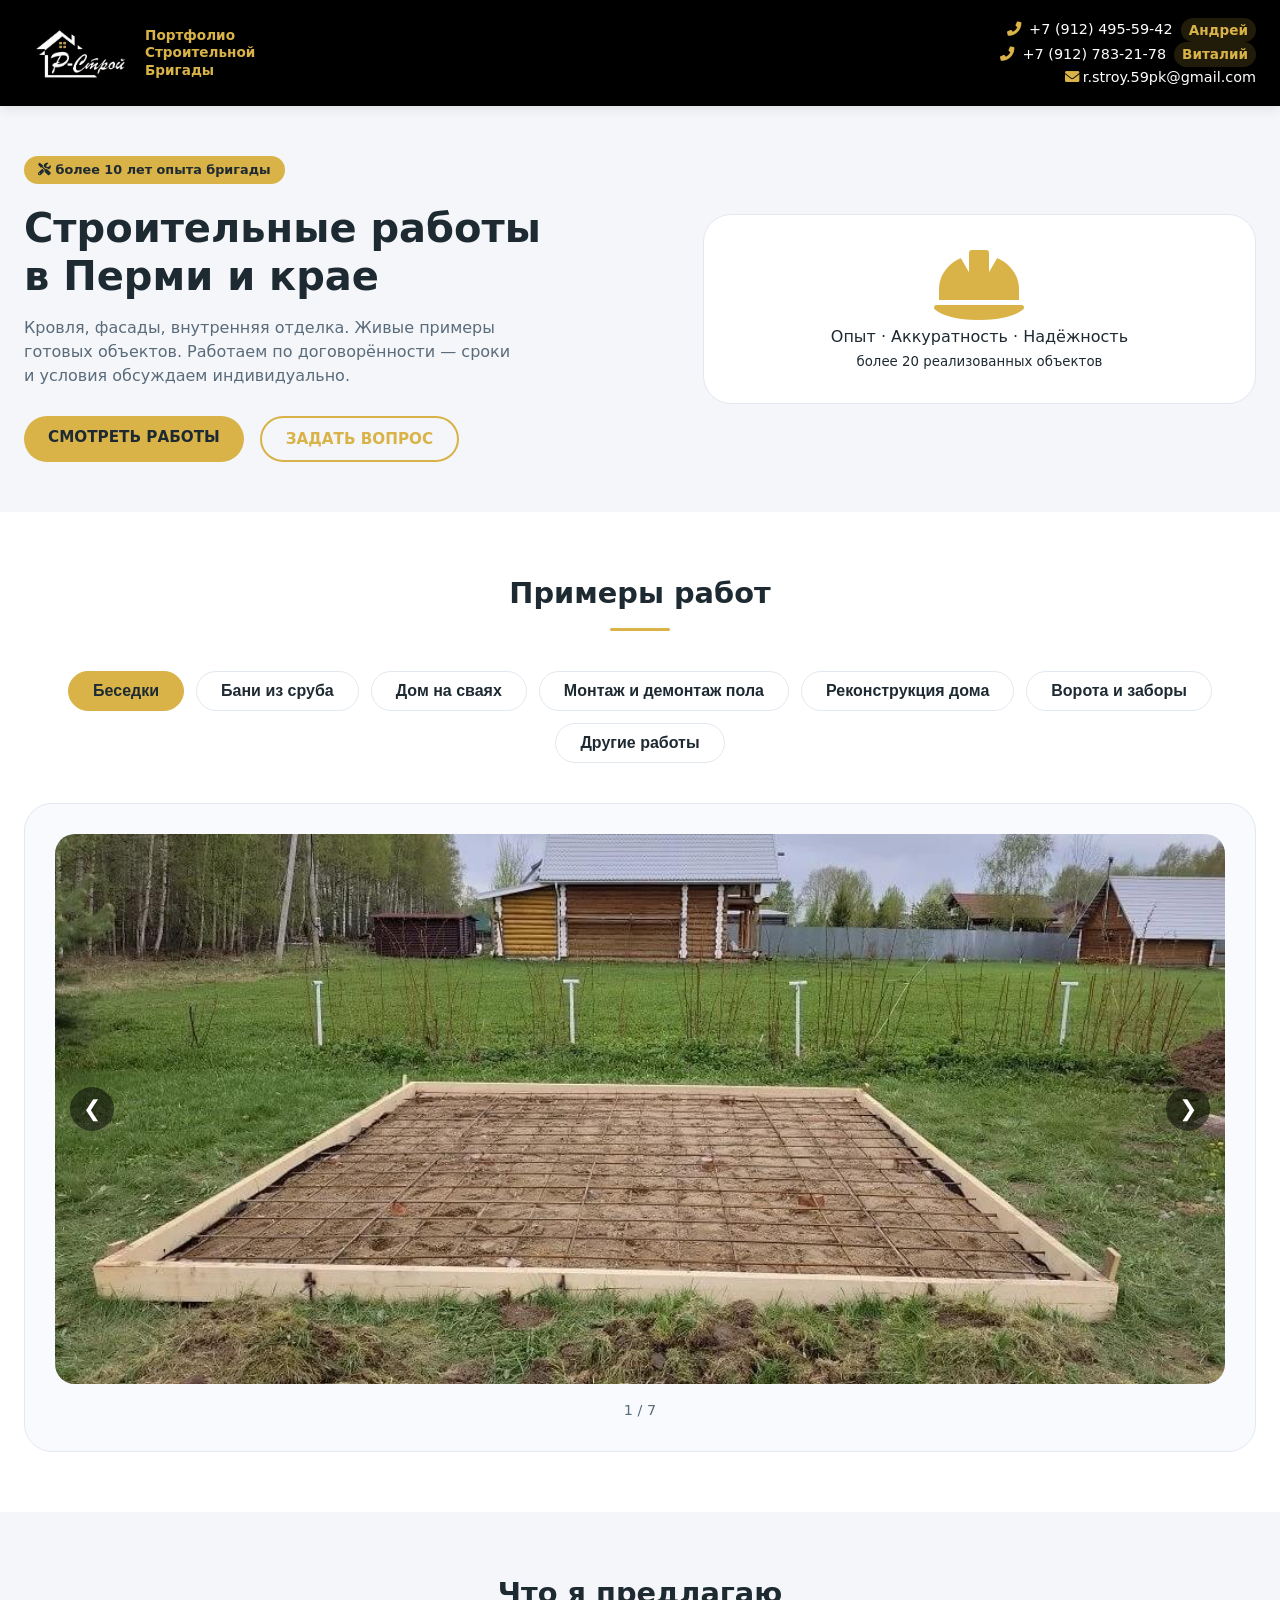
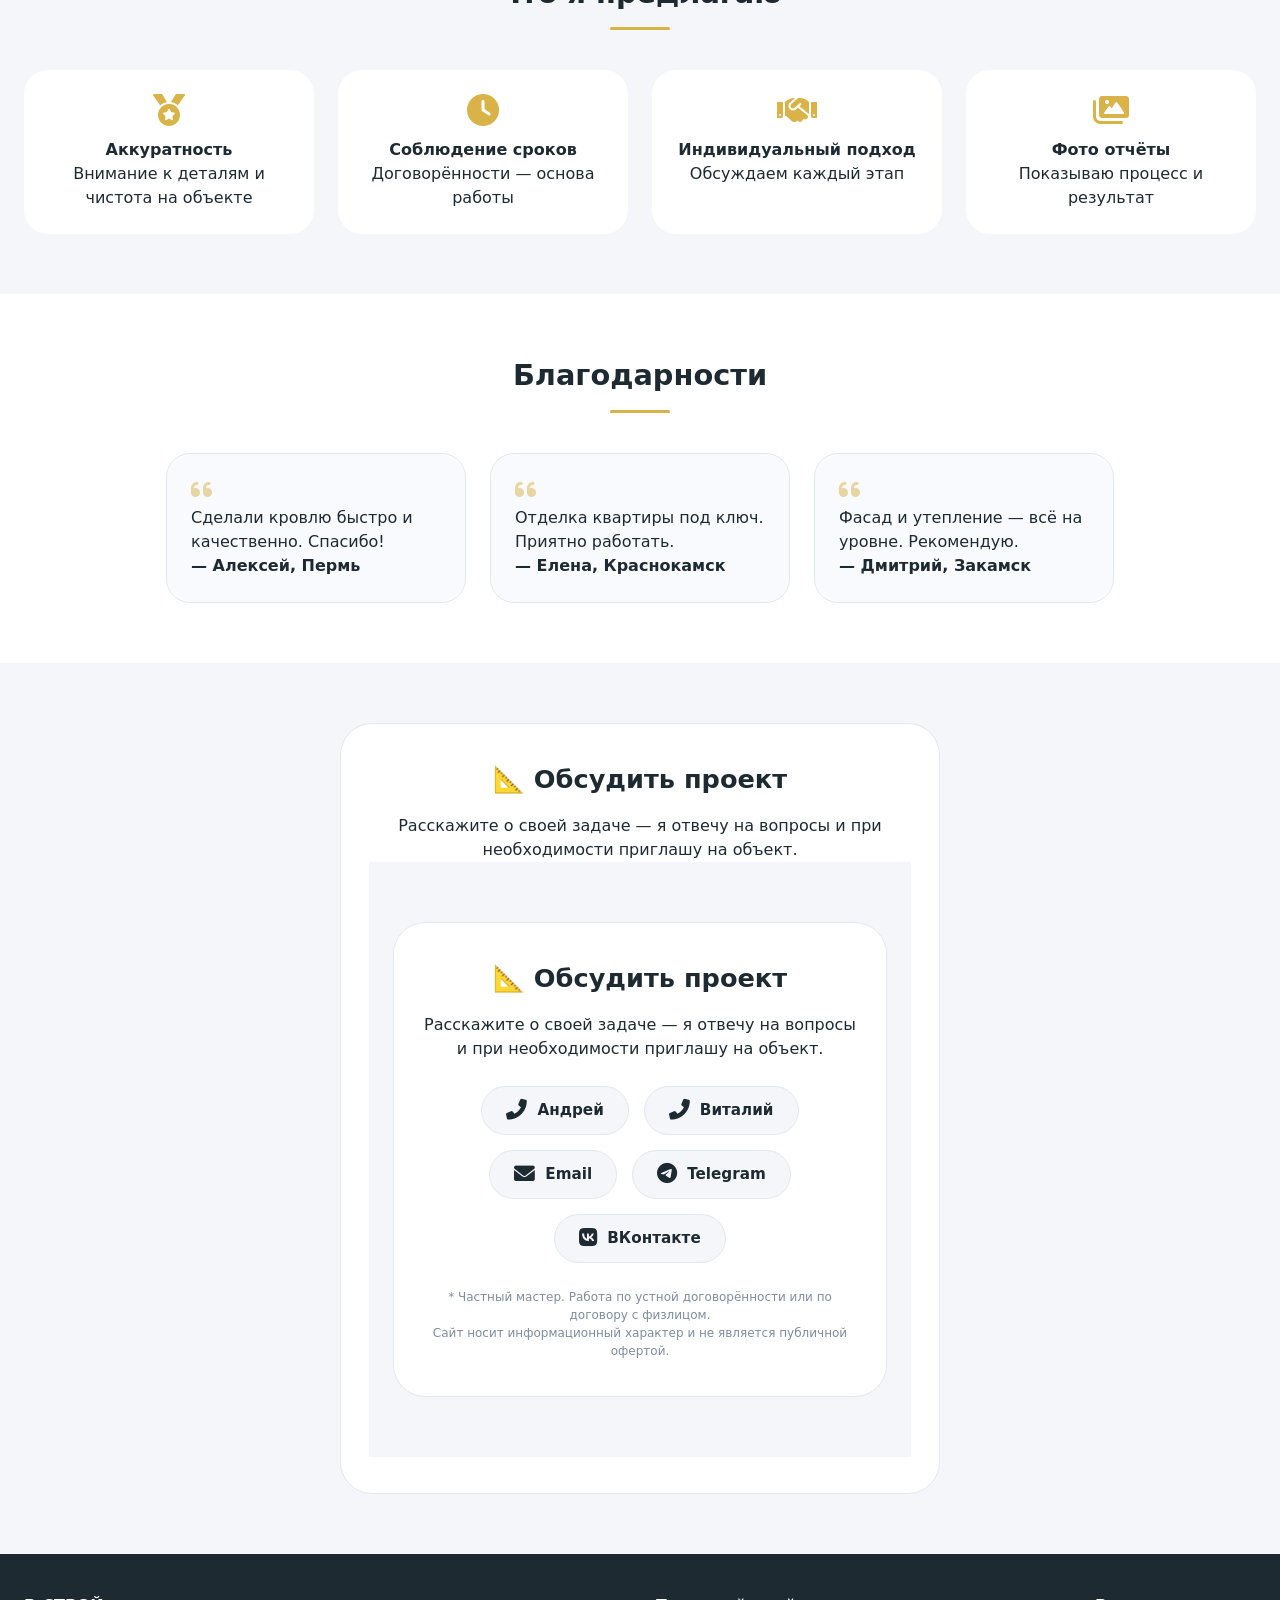
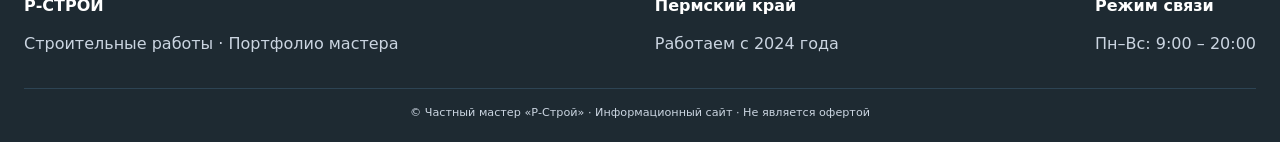
<file: index.html>
<!DOCTYPE html>
<html lang="ru">
<head>
    <meta charset="UTF-8">
    <meta name="viewport" content="width=device-width, initial-scale=1.0, user-scalable=yes">
    <title>Р-Строй | Портфолио строительных работ</title>
    <link rel="icon" type="image/png" href="favicon.png">
    <!-- Font Awesome 6 -->
    <link rel="stylesheet" href="https://cdnjs.cloudflare.com/ajax/libs/font-awesome/6.0.0-beta3/css/all.min.css">
    <!-- Основные стили -->
    <link rel="stylesheet" href="style.css">
</head>
<body>

<!-- 
    ============================================================
    САЙТ СОБИРАЕТСЯ ИЗ БЛОКОВ
    ============================================================
    Каждый блок находится в папке /blocks/ и подключается через 
    конструкцию включения. При редактировании блоков не нужно 
    трогать другие части сайта.
    ============================================================
-->

<!-- БЛОК 1: ШАПКА (логотип, контакты) -->
<div id="header-container"></div>

<!-- БЛОК 2: ГЛАВНЫЙ ЭКРАН (HERO) -->
<div id="hero-container"></div>

<!-- БЛОК 3: ПОРТФОЛИО С ГАЛЕРЕЕЙ -->
<div id="portfolio-container"></div>

<!-- БЛОК 4: НАВЫКИ И ПОДХОД -->
<div id="skills-container"></div>

<!-- БЛОК 5: ОТЗЫВЫ/БЛАГОДАРНОСТИ -->
<div id="reviews-container"></div>

<!-- БЛОК 6: ФОРМА СВЯЗИ -->
<div id="contact-container"></div>

<!-- БЛОК 7: ПОДВАЛ -->
<div id="footer-container"></div>

<!-- Подключаем JavaScript для загрузки блоков -->
<link rel="stylesheet" href="style.css">
<script src="js/script.js"></script>
<!-- 
    КОММЕНТАРИЙ: КАК НАСТРАИВАТЬ БЛОКИ
    ============================================================
    1. Все блоки лежат в папке /blocks/ с понятными именами.
    2. Внутри каждого блока есть подробные комментарии:
       - какие элементы можно менять
       - как добавлять новые фото
       - как менять цвета и текст
    3. JavaScript в файле /js/script.js загружает блоки на страницу
       и инициализирует галерею после загрузки всех блоков.
    ============================================================
-->
</body>
</html>
</file>
<file: style.css>
/* ============================================================
   ОСНОВНЫЕ СТИЛИ САЙТА "Р-СТРОЙ"
   ============================================================
   Здесь задаются глобальные цвета, кнопки, шрифты.
   Если хотите изменить внешний вид всего сайта — правьте этот файл.
   ============================================================ */

* {
    margin: 0;
    padding: 0;
    box-sizing: border-box;
}

body {
    font-family: 'Segoe UI', Roboto, system-ui, sans-serif;
    background-color: #F4F6F9;  /* основной фон страницы */
    color: #1E2A32;              /* основной цвет текста */
    line-height: 1.5;
}

.container {
    max-width: 1280px;
    margin: 0 auto;
    padding: 0 24px;
}

/* ===== КНОПКИ ===== */
/* Цвет кнопок — тусклый жёлтый #D9B348, можно заменить на любой другой */
.btn {
    display: inline-block;
    background-color: #D9B348;
    color: #1E2A32;
    font-weight: 700;
    padding: 10px 24px;
    border-radius: 48px;
    text-decoration: none;
    transition: all 0.25s ease;
    font-size: 0.95rem;
    border: none;
    cursor: pointer;
    text-align: center;
}

.btn-outline {
    background: transparent;
    border: 2px solid #D9B348;
    color: #D9B348;
}

.btn-outline:hover {
    background: #D9B348;
    color: #1E2A32;
}

.btn:hover {
    background-color: #c49f36;
    transform: translateY(-1px);
}

/* ===== ЗАГОЛОВКИ СЕКЦИЙ ===== */
.section-title {
    text-align: center;
    font-size: 1.8rem;
    font-weight: 700;
    margin-bottom: 40px;
    color: #1E2A32;
}

.section-title:after {
    content: '';
    display: block;
    width: 60px;
    height: 3px;
    background: #D9B348;
    margin: 12px auto 0;
    border-radius: 4px;
}

/* ===== ШАПКА ===== */
.header {
    background: #000000;
    box-shadow: 0 2px 12px rgba(0,0,0,0.1);
    padding: 18px 0;
    position: sticky;
    top: 0;
    z-index: 100;
}

.header-flex {
    display: flex;
    justify-content: space-between;
    align-items: center;
    flex-wrap: wrap;
    gap: 20px;
}
/* Контакты в шапке */
.contact-header {
    display: flex;
    flex-direction: column;
    gap: 8px;
    text-align: right;
}

.contact-item {
    display: flex;
    align-items: center;
    justify-content: flex-end;
    gap: 8px;
}

.contact-item a {
    color: #FFFFFF;
    text-decoration: none;
    font-weight: 500;
    font-size: 0.9rem;
    transition: 0.2s;
    white-space: nowrap;
}

.contact-item a:hover {
    color: #D9B348;
}

.contact-item i {
    color: #D9B348;
    margin-right: 4px;
}

.contact-name {
    color: #D9B348;
    font-weight: 600;
    font-size: 0.85rem;
    background: rgba(217, 179, 72, 0.15);
    padding: 2px 8px;
    border-radius: 20px;
    white-space: nowrap;
}
/* ===== КНОПКИ МЕССЕНДЖЕРОВ ===== */       /*====================== в обсуждении работы ===========================*/
.contact-links {
    display: flex;
    justify-content: center;
    flex-wrap: wrap;
    gap: 15px;
    margin: 25px 0;
}

.contact-link {
    display: inline-flex;
    align-items: center;
    gap: 10px;
    padding: 12px 24px;
    border-radius: 50px;
    text-decoration: none;
    font-weight: 600;
    font-size: 0.95rem;
    transition: all 0.3s ease;
    background: #F4F6F9;
    color: #1E2A32;
    border: 1px solid #E2E8F0;
}

.contact-link i {
    font-size: 1.3rem;
}

/* Цвета для разных мессенджеров при наведении */
.contact-link:hover {
    transform: translateY(-3px);
    box-shadow: 0 8px 20px rgba(0,0,0,0.1);
}

/* WhatsApp */
.contact-link.whatsapp:hover {
    background: #25D366;
    color: white;
    border-color: #25D366;
}

/* Telegram */
.contact-link.telegram:hover {
    background: #0088cc;
    color: white;
    border-color: #0088cc;
}

/* Телефон */
.contact-link.phone:hover {
    background: #D9B348;
    color: #1E2A32;
    border-color: #D9B348;
}

/* Email */
.contact-link.email:hover {
    background: #1E2A32;
    color: white;
    border-color: #1E2A32;
}
.logo-area {
    display: flex;
    flex-direction: row;      /* логотип и текст в одной строке */
    align-items: center;      /* выравнивание по центру по вертикали */
    gap: 16px;               /* расстояние между логотипом и текстом */
}

.logo-img {
    width: 105px;
    height: auto;
    display: block;
}

.logo-img img {
    width: 100%;
    height: auto;
    display: block;
}

.logo-text {
    display: flex;
    flex-direction: column;   /* строки текста друг под другом */
    line-height: 1.3;        /* расстояние между строками */
}

.logo-text p {
    font-size: 0.85rem;
    color: #D9B348;
    font-weight: 650;
}

.contact-header {
    display: block;  /* телефон скрыт, раскомментируйте если нужен */
}

/* ===== ГЛАВНЫЙ ЭКРАН (HERO) ===== */
.hero {
    padding: 50px 0;
    background: #F4F6F9;
}

.hero-grid {
    display: flex;
    flex-wrap: wrap;
    align-items: center;
    gap: 40px;
}

.hero-content {
    flex: 1;
}

.badge {
    background: #D9B348;
    color: #1E2A32;
    display: inline-block;
    padding: 4px 14px;
    border-radius: 40px;
    font-weight: 700;
    font-size: 0.8rem;
    margin-bottom: 20px;
}

.hero-content h2 {
    font-size: 2.5rem;
    font-weight: 800;
    line-height: 1.2;
    margin-bottom: 16px;
    color: #1E2A32;
}

.hero-content p {
    font-size: 1rem;
    color: #5A6B7A;
    margin-bottom: 28px;
    max-width: 500px;
}

.hero-buttons {
    display: flex;
    gap: 16px;
    flex-wrap: wrap;
}

.hero-image {
    flex: 0.8;
    background: #FFFFFF;
    border-radius: 28px;
    padding: 30px 20px;
    text-align: center;
    border: 1px solid #E2E8F0;
}

.hero-image i {
    font-size: 80px;
    color: #D9B348;
}

/* ===== ПОРТФОЛИО (ГАЛЕРЕЯ С ТАБАМИ) ===== */
.portfolio {
    padding: 60px 0;
    background: #FFFFFF;
}

.tabs-menu {
    display: flex;
    justify-content: center;
    flex-wrap: wrap;
    gap: 12px;
    margin-bottom: 40px;
}

.tab-btn {
    background: #FFFFFF;
    border: 1px solid #E2E8F0;
    padding: 10px 24px;
    border-radius: 48px;
    font-size: 1rem;
    font-weight: 600;
    color: #1E2A32;
    cursor: pointer;
    transition: 0.2s;
}

.tab-btn.active {
    background: #D9B348;
    border-color: #D9B348;
    color: #1E2A32;
}

.tab-btn:hover {
    background: #D9B348;
    border-color: #D9B348;
}

.gallery-container {
    background: #F9FAFE;
    border-radius: 28px;
    padding: 30px;
    border: 1px solid #E2E8F0;
}

.slider-container {
    position: relative;
    width: 100%;
    overflow: hidden;
    border-radius: 20px;
    background: #F4F6F9;
}

.slider-images {
    display: flex;
    transition: transform 0.4s ease;
}

.slider-images img {
    width: 100%;
    flex-shrink: 0;
    object-fit: cover;
    height: 550px;
    display: block;
}

.slider-btn {
    position: absolute;
    top: 50%;
    transform: translateY(-50%);
    background: rgba(0,0,0,0.5);
    color: white;
    border: none;
    border-radius: 50%;
    width: 44px;
    height: 44px;
    font-size: 22px;
    cursor: pointer;
    transition: 0.2s;
    z-index: 10;
}

.slider-btn:hover {
    background: #D9B348;
    color: #1E2A32;
}

.slider-btn.prev {
    left: 15px;
}

.slider-btn.next {
    right: 15px;
}

.counter {
    text-align: center;
    margin-top: 16px;
    font-size: 0.9rem;
    font-weight: 500;
    color: #5A6B7A;
}

/* ===== НАВЫКИ ===== */
.skills {
    background: #F4F6F9;
    padding: 60px 0;
}

.skills-grid {
    display: grid;
    grid-template-columns: repeat(auto-fit, minmax(220px, 1fr));
    gap: 24px;
}

.skill-item {
    background: #FFFFFF;
    border-radius: 24px;
    padding: 24px 16px;
    text-align: center;
}

.skill-item i {
    font-size: 32px;
    color: #D9B348;
    margin-bottom: 12px;
}

/* ===== ОТЗЫВЫ ===== */
.reviews {
    padding: 60px 0;
    background: #FFFFFF;
}

.reviews-grid {
    display: flex;
    flex-wrap: wrap;
    gap: 24px;
    justify-content: center;
}

.review-card {
    background: #F9FAFE;
    border-radius: 24px;
    padding: 24px;
    width: 300px;
    border: 1px solid #E2E8F0;
}

.review-card i {
    color: #D9B348;
    opacity: 0.5;
    font-size: 24px;
}

/* ===== ФОРМА СВЯЗИ ===== */
.contact-section {
    padding: 60px 0;
    background: #F4F6F9;
}

.contact-card {
    max-width: 600px;
    margin: 0 auto;
    background: #FFFFFF;
    border-radius: 32px;
    padding: 36px 28px;
    text-align: center;
    border: 1px solid #E2E8F0;
}

.contact-card h3 {
    font-size: 1.6rem;
    margin-bottom: 16px;
    color: #1E2A32;
}

.note {
    font-size: 0.75rem;
    color: #7E8C9E;
    margin-top: 20px;
}

/* ===== ПОДВАЛ ===== */
.footer {
    background: #1E2A32;
    color: #CBD5E1;
    padding: 40px 0 20px;
}

.footer-flex {
    display: flex;
    justify-content: space-between;
    flex-wrap: wrap;
    gap: 24px;
}

.footer-col h4 {
    color: #FFFFFF;
    margin-bottom: 14px;
}

.copyright {
    text-align: center;
    margin-top: 32px;
    padding-top: 16px;
    border-top: 1px solid #2D4454;
    font-size: 0.7rem;
}

/* ===== АДАПТАЦИЯ ПОД ТЕЛЕФОНЫ ===== */
@media (max-width: 760px) {
    .hero-content h2 { font-size: 1.8rem; }
    .header-flex { flex-direction: column; text-align: center; }
    .logo-img { width: 60px; }
    .slider-images img { height: 250px; }
    .slider-btn { width: 36px; height: 36px; font-size: 18px; }
    .tab-btn { padding: 6px 16px; font-size: 0.85rem; }
}
</file>
